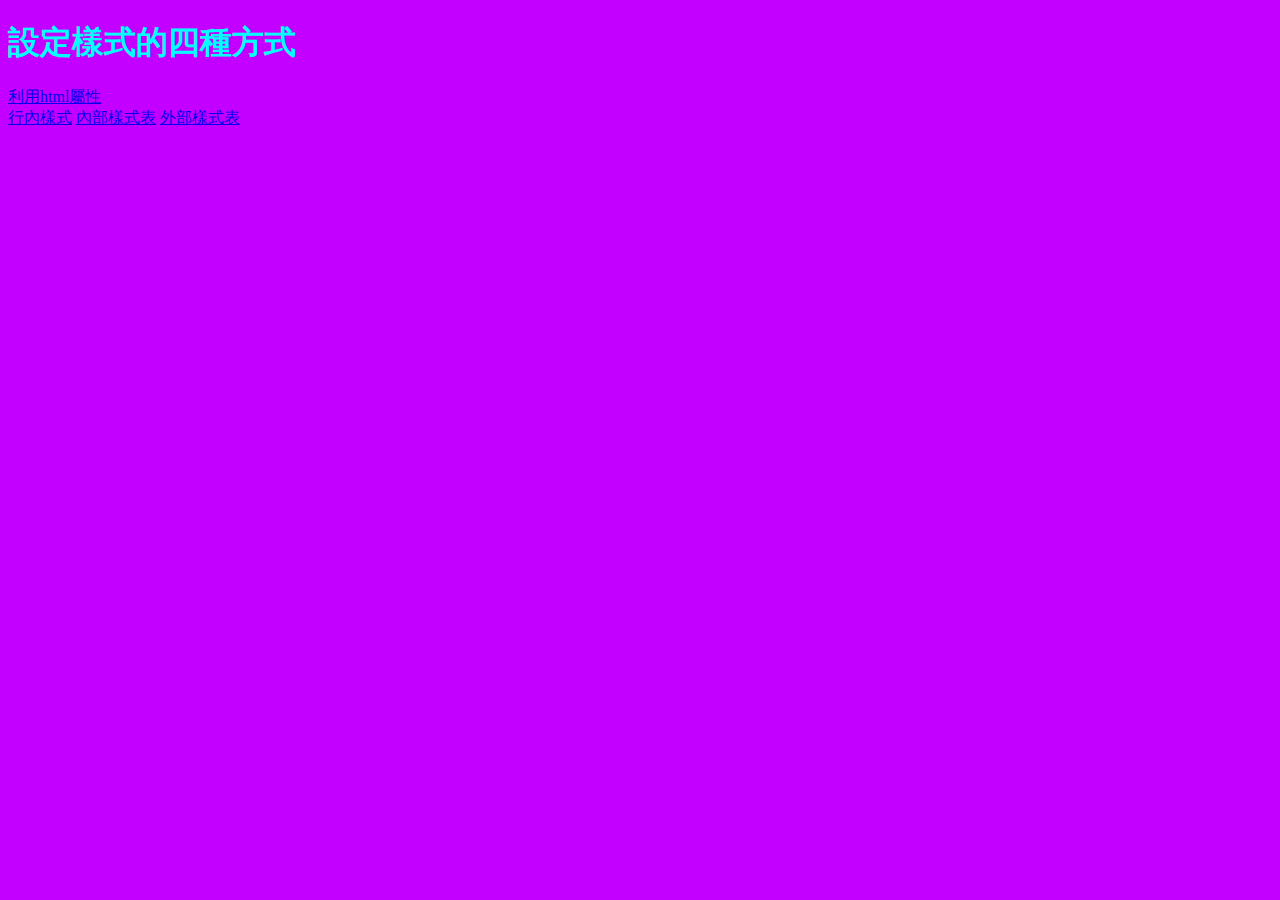
<file: 20240402/index.html>
<!DOCTYPE html>
<html lang="en">
<head>
    <meta charset="UTF-8">
    <meta name="viewport" content="width=device-width,inital-scale=1.0">
    <title>Document</title>
    <link rel="stylesheet" href="css/style.css">
</head>
<body>
    <h1>設定樣式的四種方式</h1>
    <o1>
        <li><a href="html_attr.html">利用html屬性</a></li>
        <l1><a href="inline.html">行內樣式</a></l1>
        <l1><a href="inner.html">內部樣式表</a></l1>
        <l1><a href="outer.html">外部樣式表</a></l1>
     </o1>
</body>
</html>
</file>
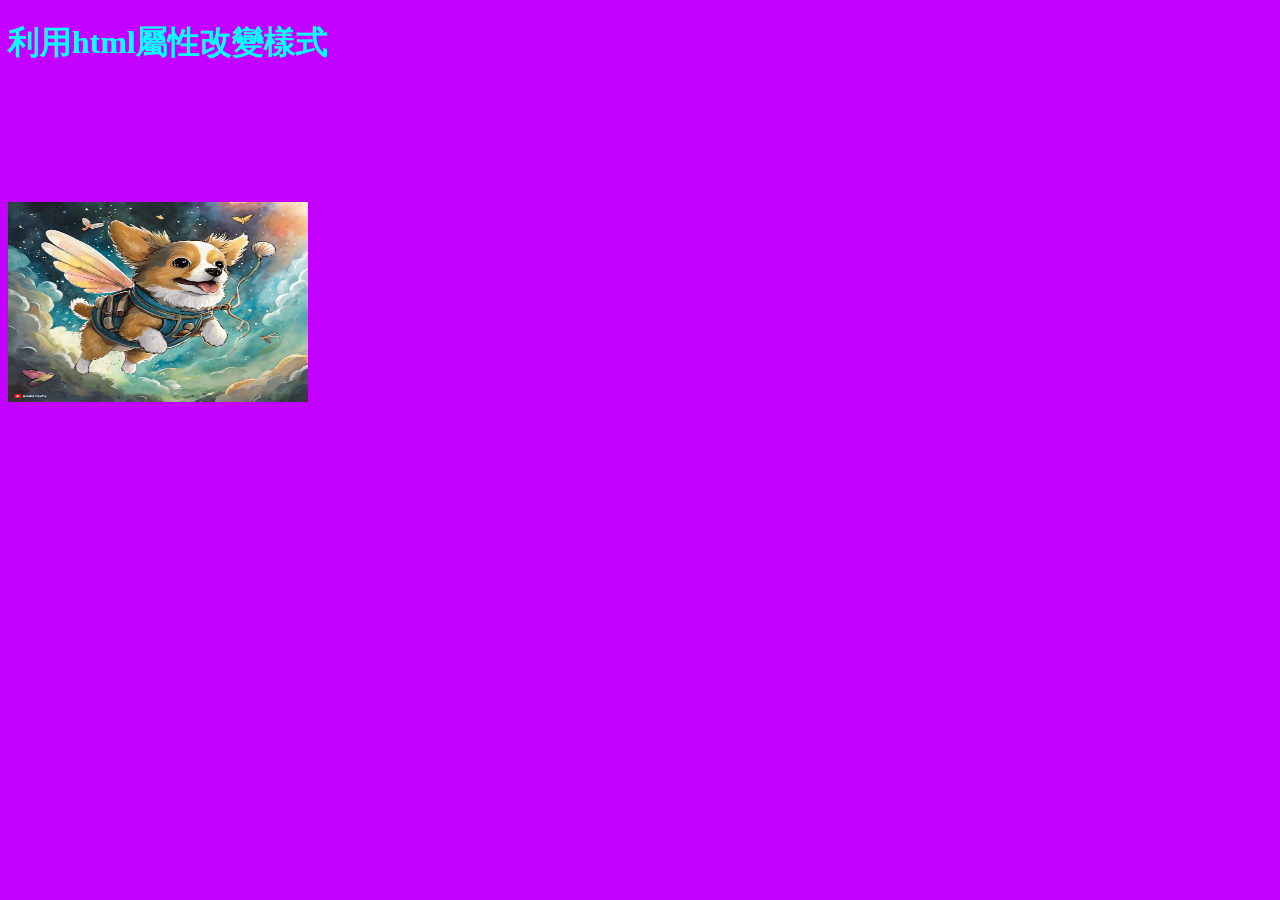
<file: 20240402/html_attr.html>
<!DOCTYPE html>
<html lang="en">
<head>
    <meta charset="UTF-8">
    <meta name="viewport" content="width=device-width,inital-scale=1.0">
    <title>Document</title>
    <link rel="stylesheet" href="css/style.css">
</head>
<body>
    <h1>利用html屬性改變樣式</h1>
    <img src="img/Firefly 會飛的可愛狗狗在東西 14414.jpg" alt=""width="300px" height="200px">
    <iframe width="560" height="315" src="https://www.youtube.com/embed/EggTsnYWqZY?si=m5Rig7BNt15Oae8Z" title="YouTube video player" frameborder="0" allow="accelerometer; autoplay; clipboard-write; encrypted-media; gyroscope; picture-in-picture; web-share" referrerpolicy="strict-origin-when-cross-origin" allowfullscreen></iframe>
</body>
</html>
</file>
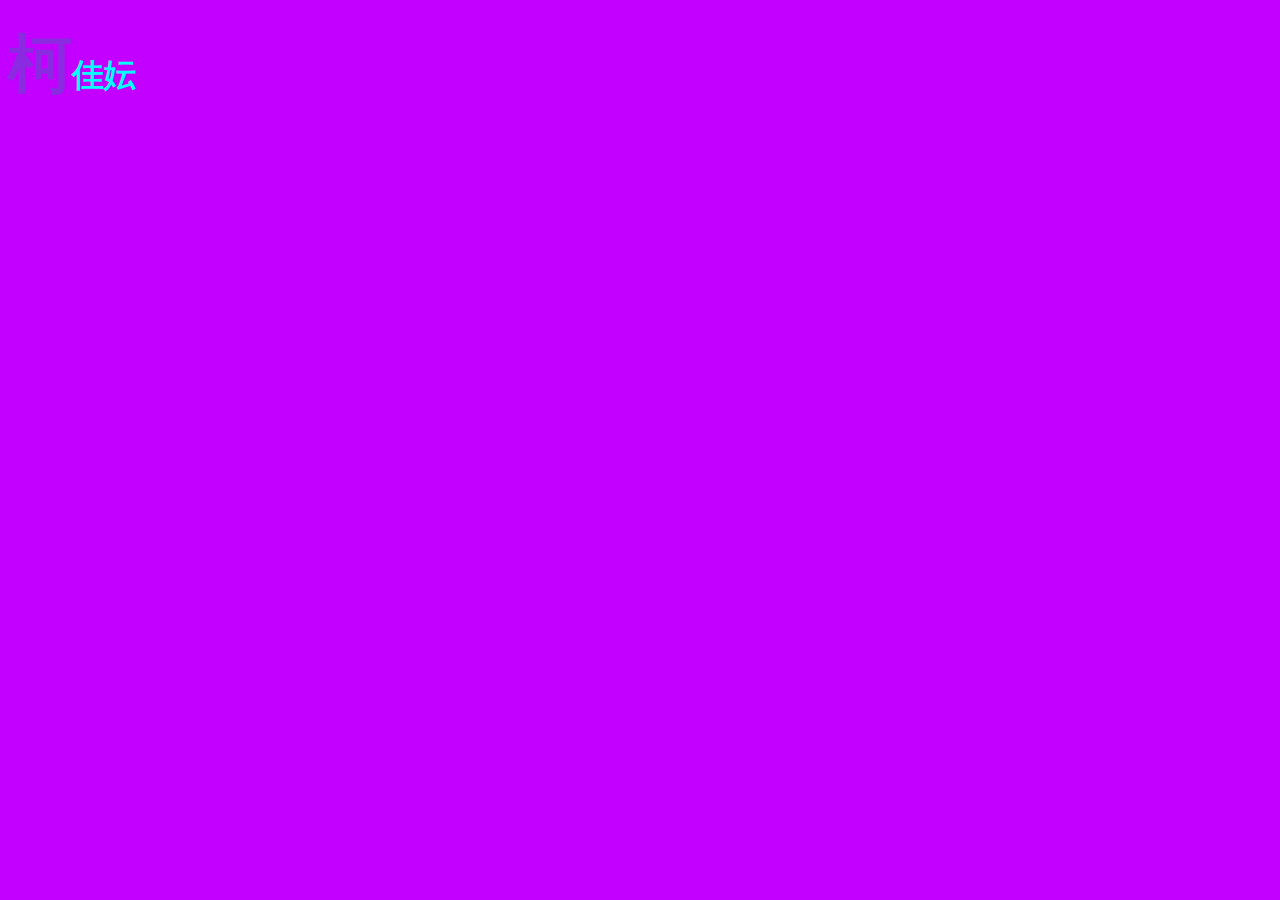
<file: 20240402/inline.html>
<!DOCTYPE html>
<html lang="en">
<head>
    <meta charset="UTF-8">
    <meta name="viewport" content="width=device-width,inital-scale=1.0">
    <title>Document</title>
    <link rel="stylesheet" href="css/style.css">
</head>
<body>
     <h1><span style="font-size: 2em;color: blueviolet;">柯</span>佳<span>妘</span></h1>
</body>
</html>
</file>
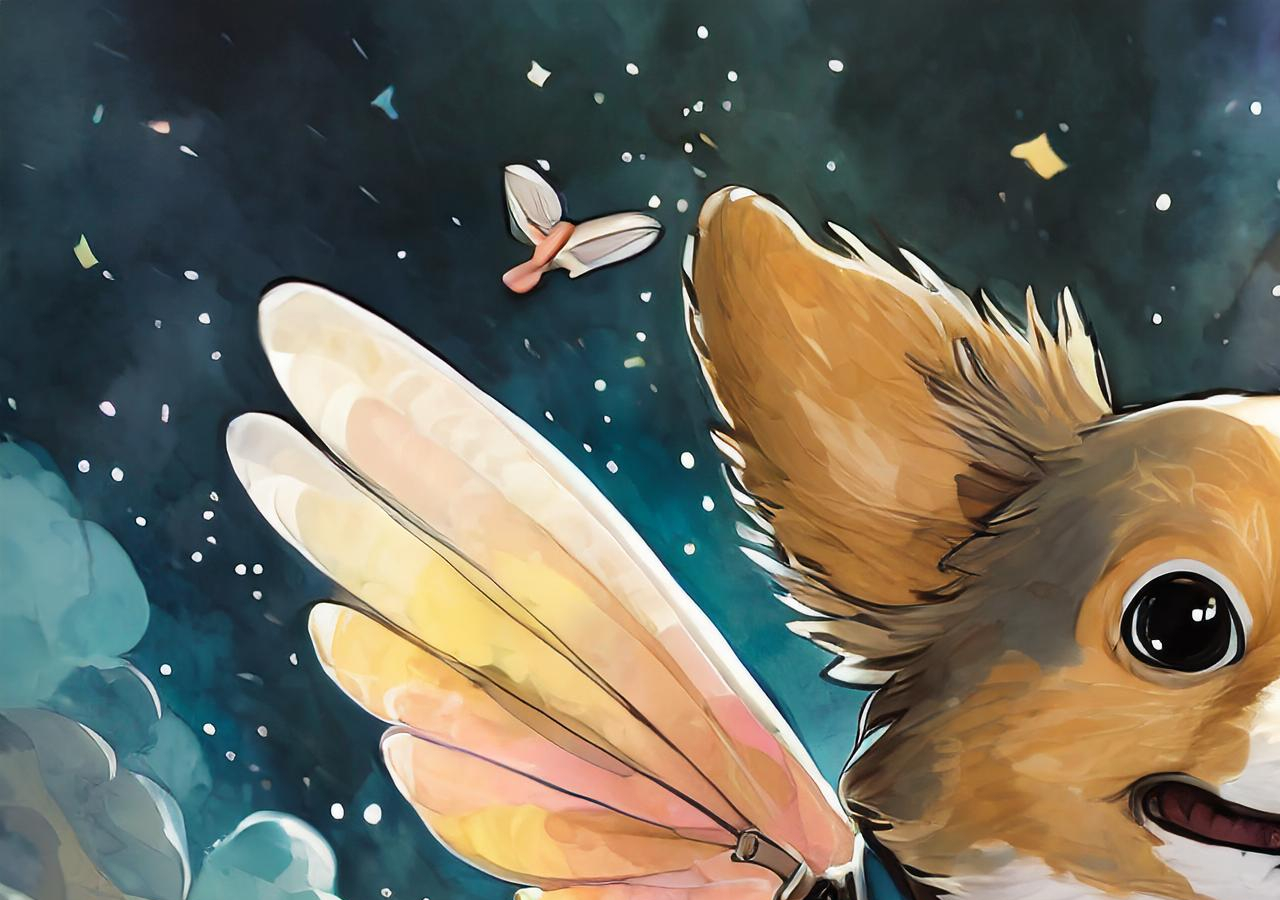
<file: 20240402/inner.html>
<!DOCTYPE html>
<html lang="en">
<head>
    <meta charset="UTF-8">
    <meta name="viewport" content="width=device-width, initial-scale=1.0">
    <title>Document</title>
<style>body {background-image: url(img/Firefly\ 會飛的可愛狗狗在東西\ 14414.jpg);}
</style>
</head>
<body>
    
</body>
</html>
</file>
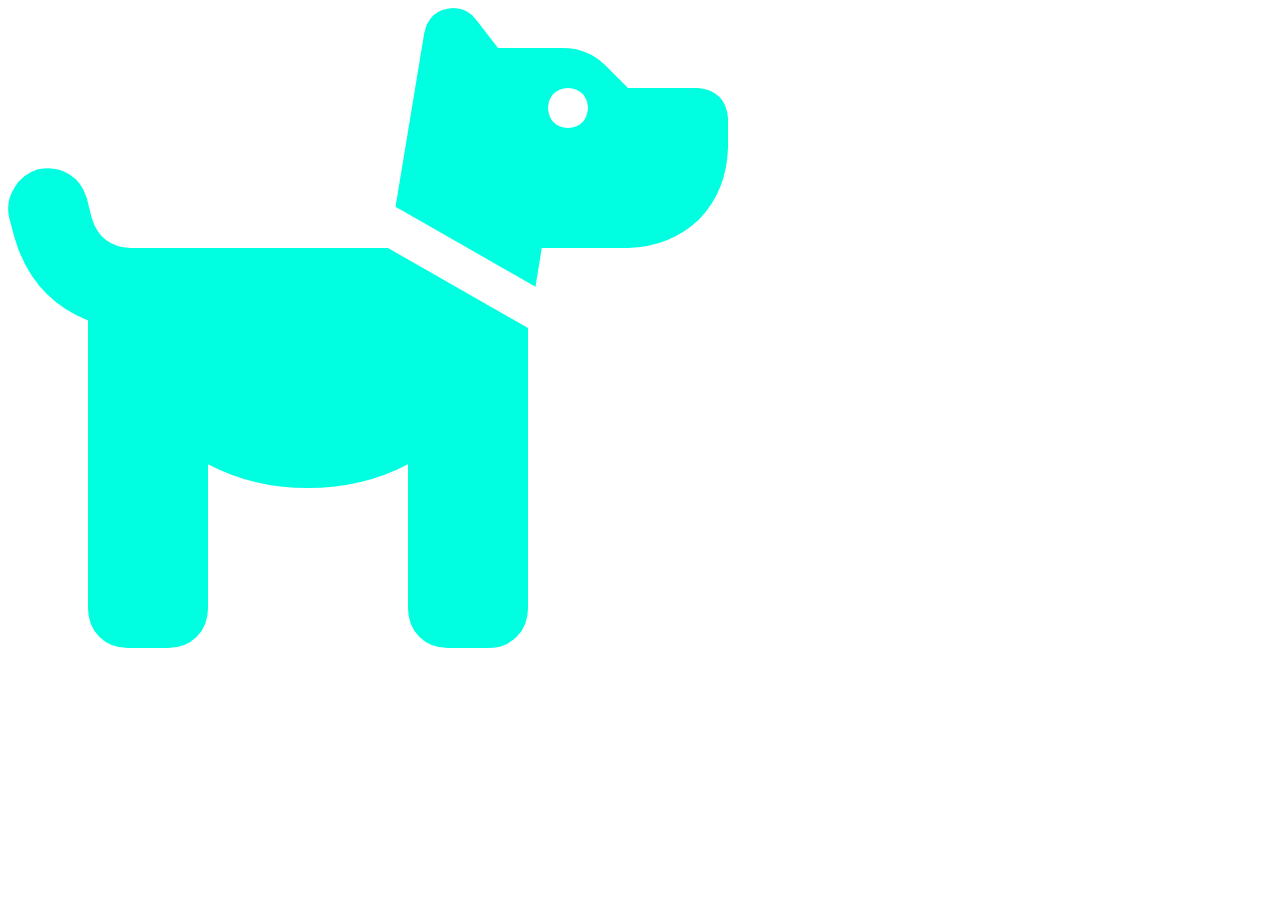
<file: 20240430/fontawesome.html>
<!DOCTYPE html>
<html lang="en">
<head>
    <meta charset="UTF-8">
    <meta name="viewport" content="width=device-width, initial-scale=1.0">
    <title>fontawesome</title>
    <link rel="stylesheet" href="fontawesome-free-6.5.2-web/css/all.css">
</head>
<STyle>
.big-icon{
    
   font-size:40em;
   color:blue;
}
</STyle>
<body>
    <i class="fa-solid fa-dog fa-10x big-icon" style="color: #00ffe1;"></i>
</body>
</html>
</file>
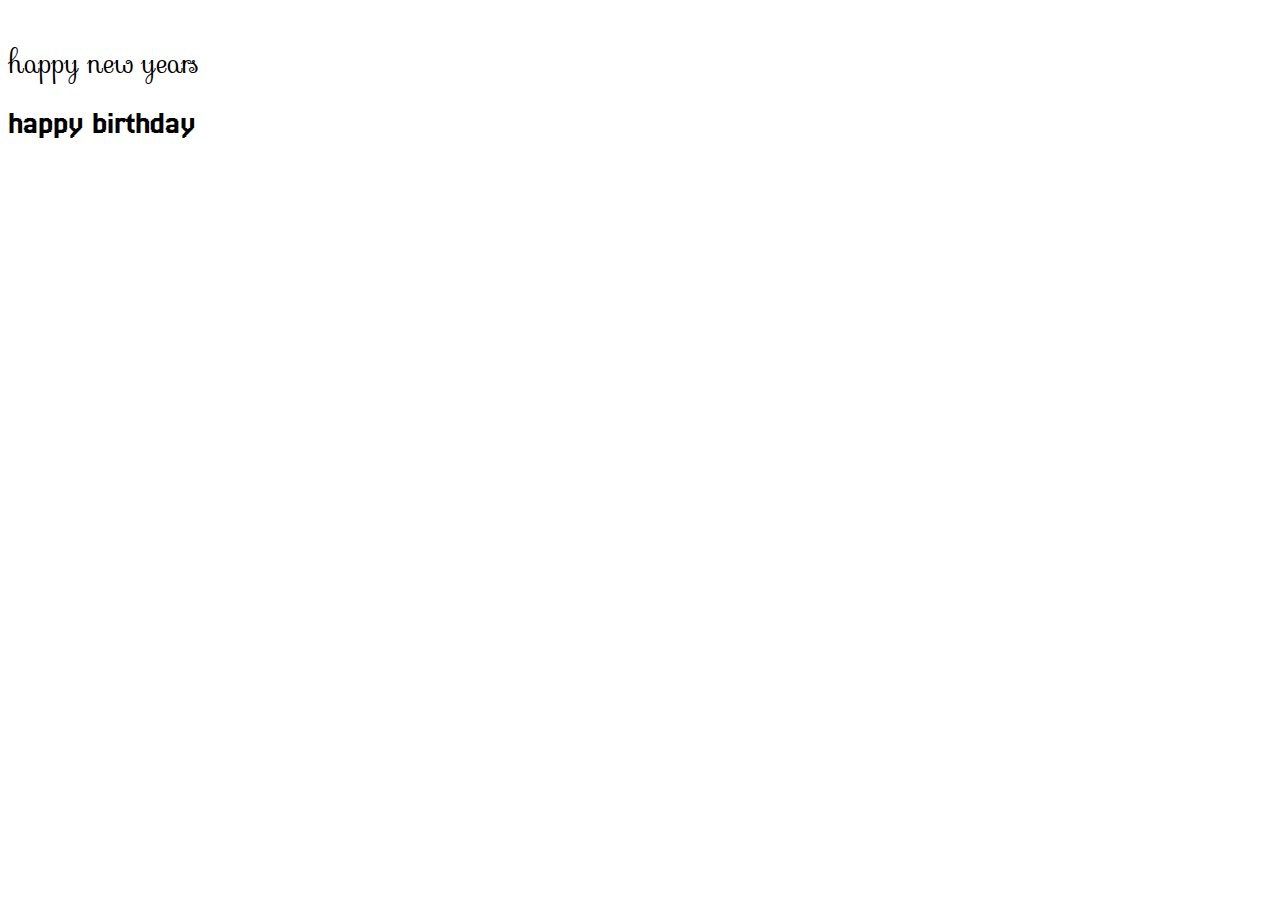
<file: 20240430/google font.html>
<!DOCTYPE html>
<html lang="en">
<head>
    <meta charset="UTF-8">
    <meta name="viewport" content="width, initial-scale=1.0">
    <title>google font</title>
    <link rel="preconnect" href="https://fonts.googleapis.com">
    <link rel="preconnect" href="https://fonts.gstatic.com" crossorigin>
    <link href="https://fonts.googleapis.com/css2?family=Sevillana&display=swap" rel="stylesheet">
    <link href="https://fonts.googleapis.com/css2?family=Jersey+25&family=Sevillana&display=swap" rel="stylesheet">

</head>
<style>
    .sevillana-regular {
    font-family: "Sevillana", cursive;
    font-weight: 400;
    font-style: normal;
  }
   .jersey-25-regular {
   font-family: "Jersey 25", sans-serif;
   font-weight: 400;
   font-style: normal;
}

  </style>
<body>
    <h1 class="sevillana-regular">happy new years</h1>
    <h1 class="jersey-25-regular">happy birthday</h1>
</body>
</html>
</file>
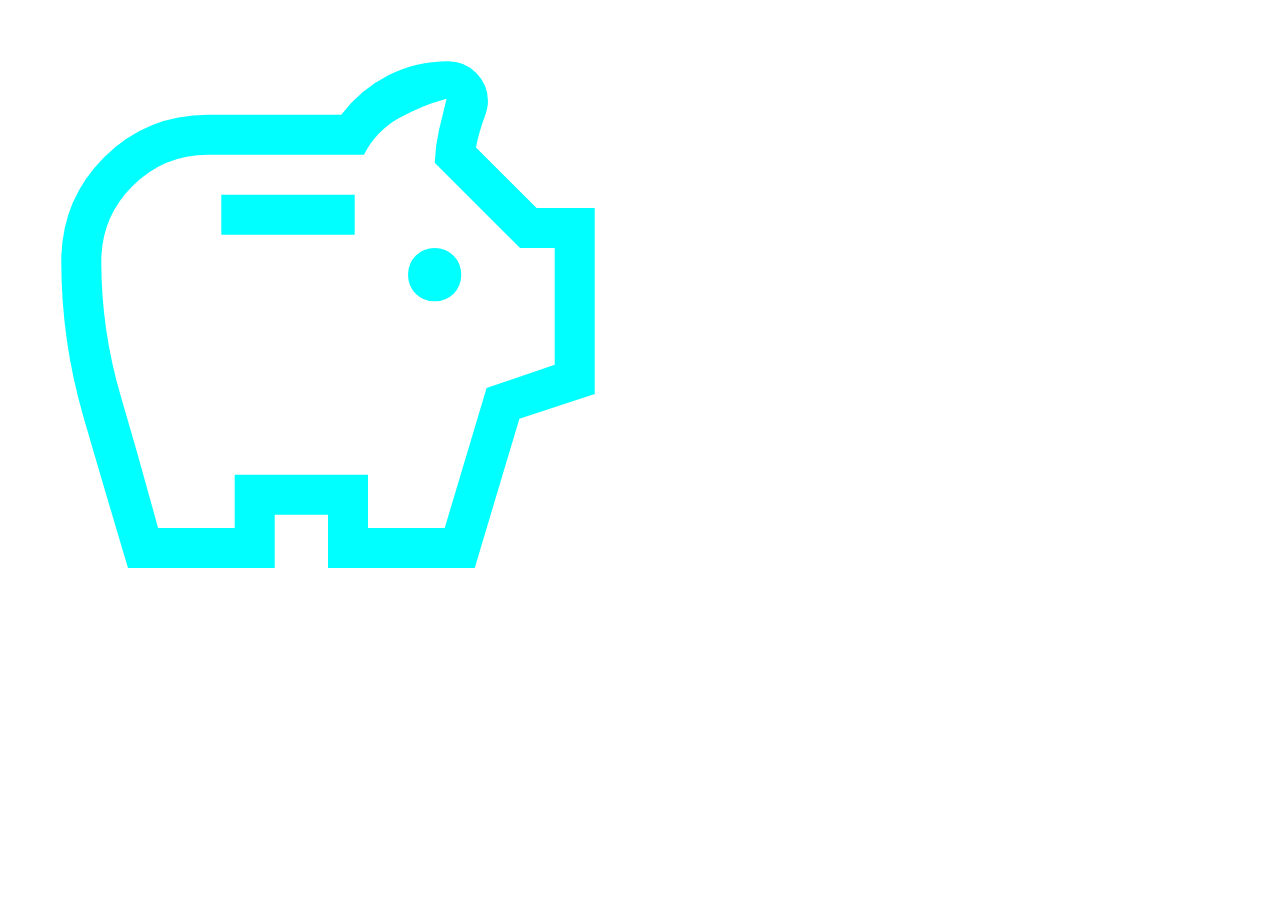
<file: 20240430/google icon.html>
<!DOCTYPE html>
<html lang="en">
<head>
    <meta charset="UTF-8">
    <meta name="viewport" content="width=device-width, initial-scale=1.0">
    <title>google icons</title>
    <link rel="stylesheet" href="https://fonts.googleapis.com/css2?family=Material+Symbols+Outlined:opsz,wght,FILL,GRAD@24,400,0,0" />
</head>
<style>
    .pig{
        font-size: 40em;
        color: aqua;
    }
</style>
<body>
    <span class="material-symbols-outlined pig">
        savings
        </span>
</body>
</html>
</file>
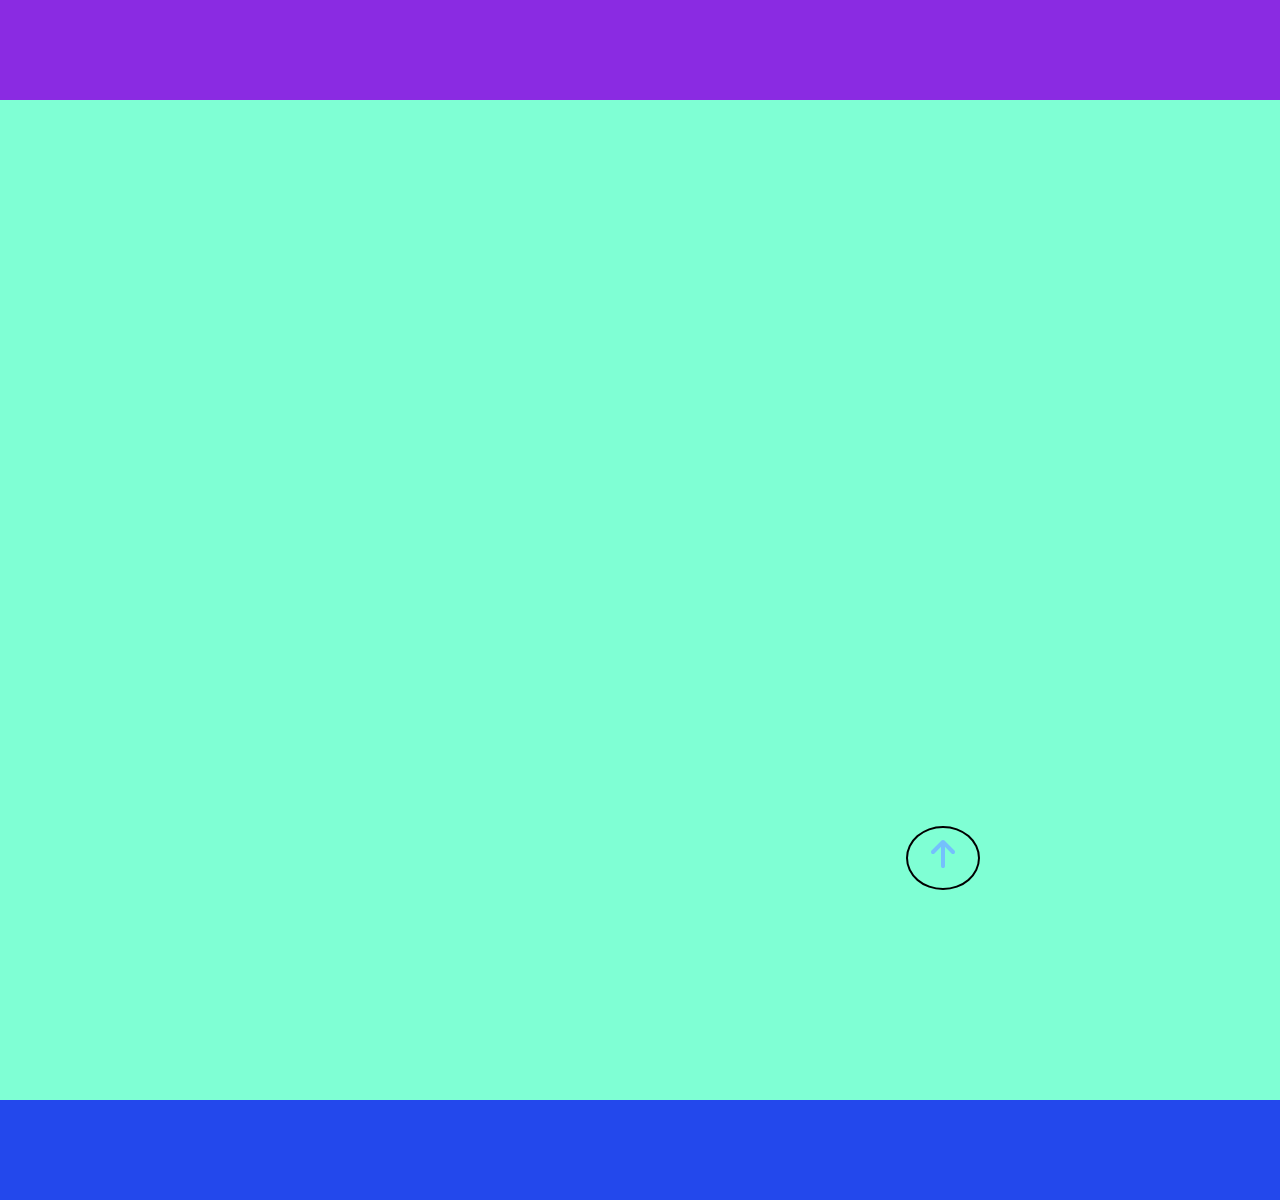
<file: 20240507/fiexd.html>
<!DOCTYPE html>
<html lang="en">
<head>
    <meta charset="UTF-8">
    <meta name="viewport" content="width=device-width, initial-scale=1.0">
    <title>fiexd</title>
    <link rel="stylesheet" href="fontawesome-free-6.5.2-web/css/all.css">
</head>
<style>
    body{
    margin: 0px;
}
header{
    height: 200px;
    background-color: aqua;
}
nav{
    height: 100px;
    background-color: blueviolet;
}
main{
    min-height: 1000px;
    background-color: aquamarine;
}
aside{
    width: 20%;
    background-color: cornflowerblue;
    min-height: 1000px;
    float: left;
}
section{
    width: 20%;
    background-color: rgb(255, 202, 28);
    min-height: 1000px;
    float: left;
}
footer{
    height: 100px;
    background-color: rgb(35, 72, 236);
    clear: both;
}
.gotop{
    width: 50px;
    height: 50px;
    border: 2px solid black;
    border-radius:50% ;
    padding: 10px 10px 0px;
    text-align: center;
    position: fixed;
    right: 300px;
    bottom: 10px;
}
.arrow{
    font-size: 2em;
}</style>

<body>
    <div id="container">
        <div id="header"></div>
    <nav></nav>
    <main></main>
    <footer></footer>
    </div>
    <a href="#header">
        <div class="gotop">
            <i class="fa-solid fa-arrow-up fa-bounce arrow" style="color: #74C0FC;"></i>
        </div>
   </div>
</body>
</html>
</file>
<file: 20240402/css/style.css>
h1{color: aqua;}
body{background-color: rgb(195, 0, 255);}
</file>
